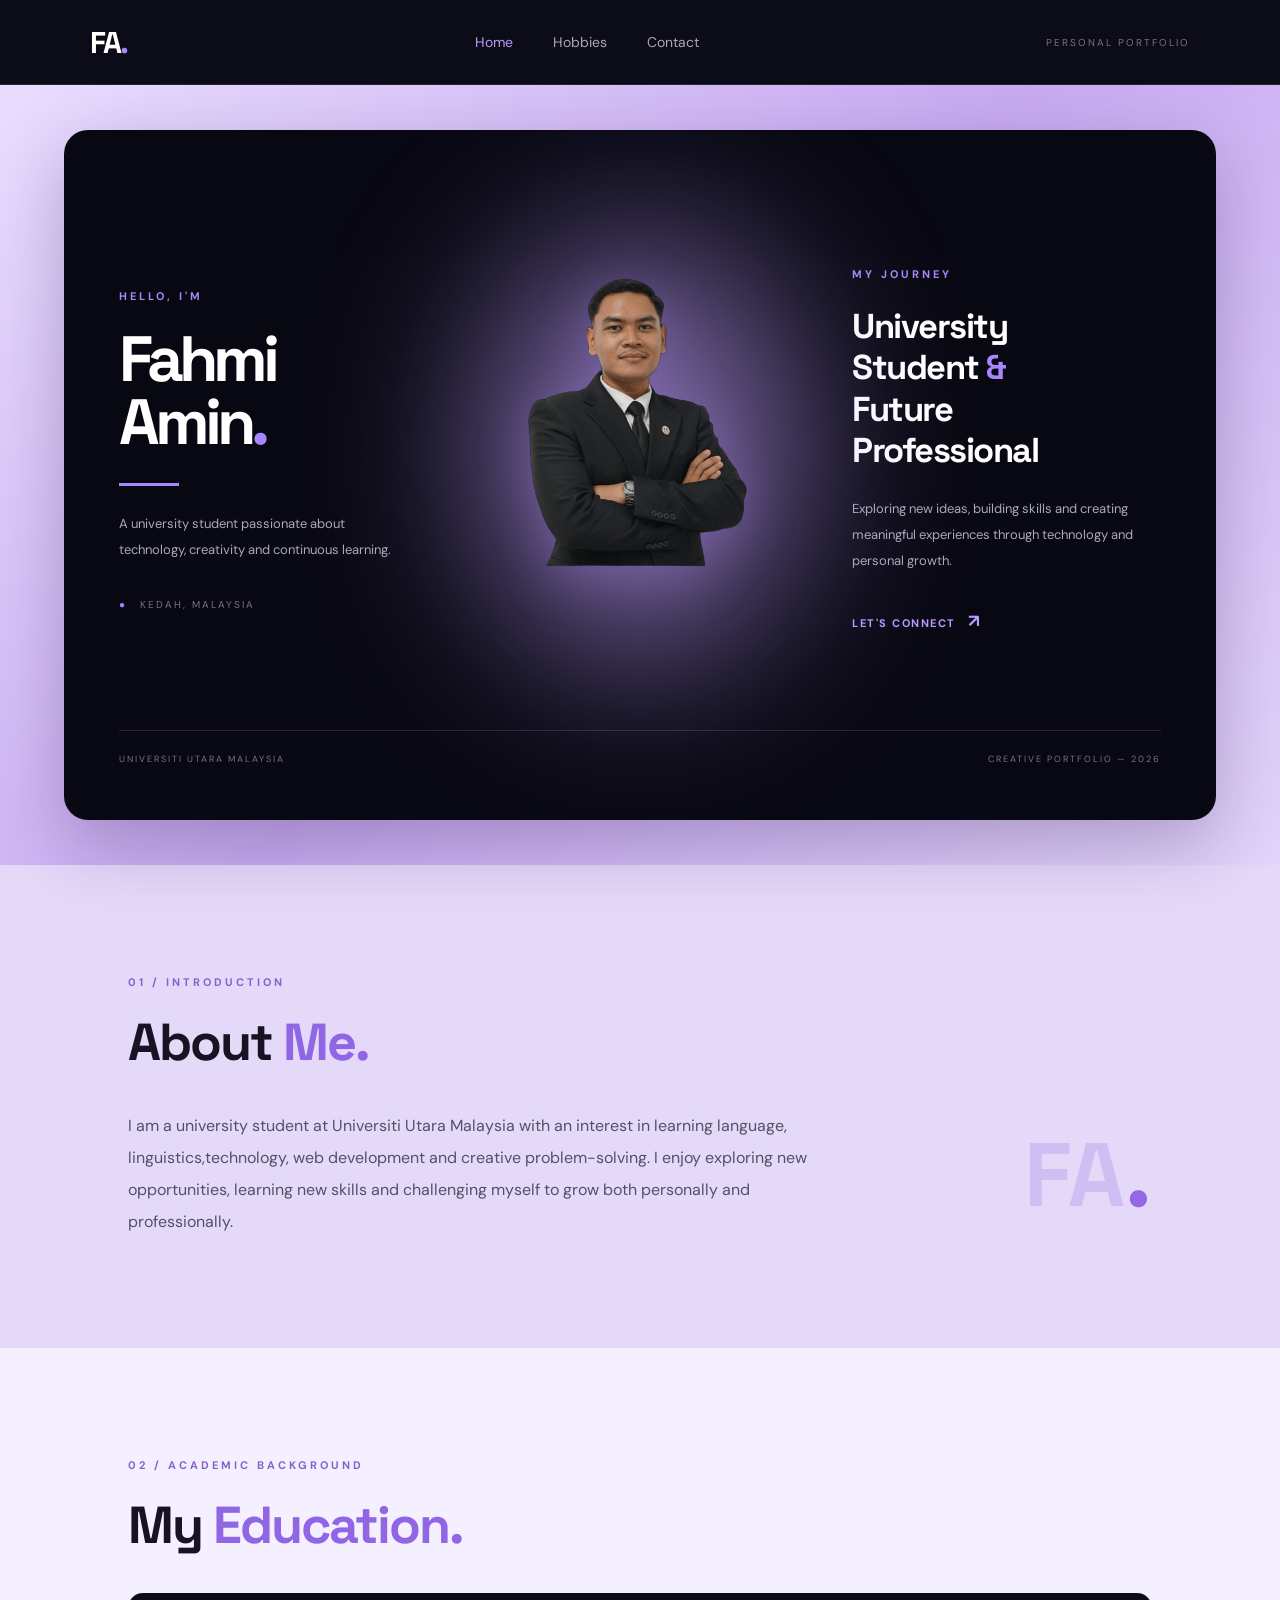
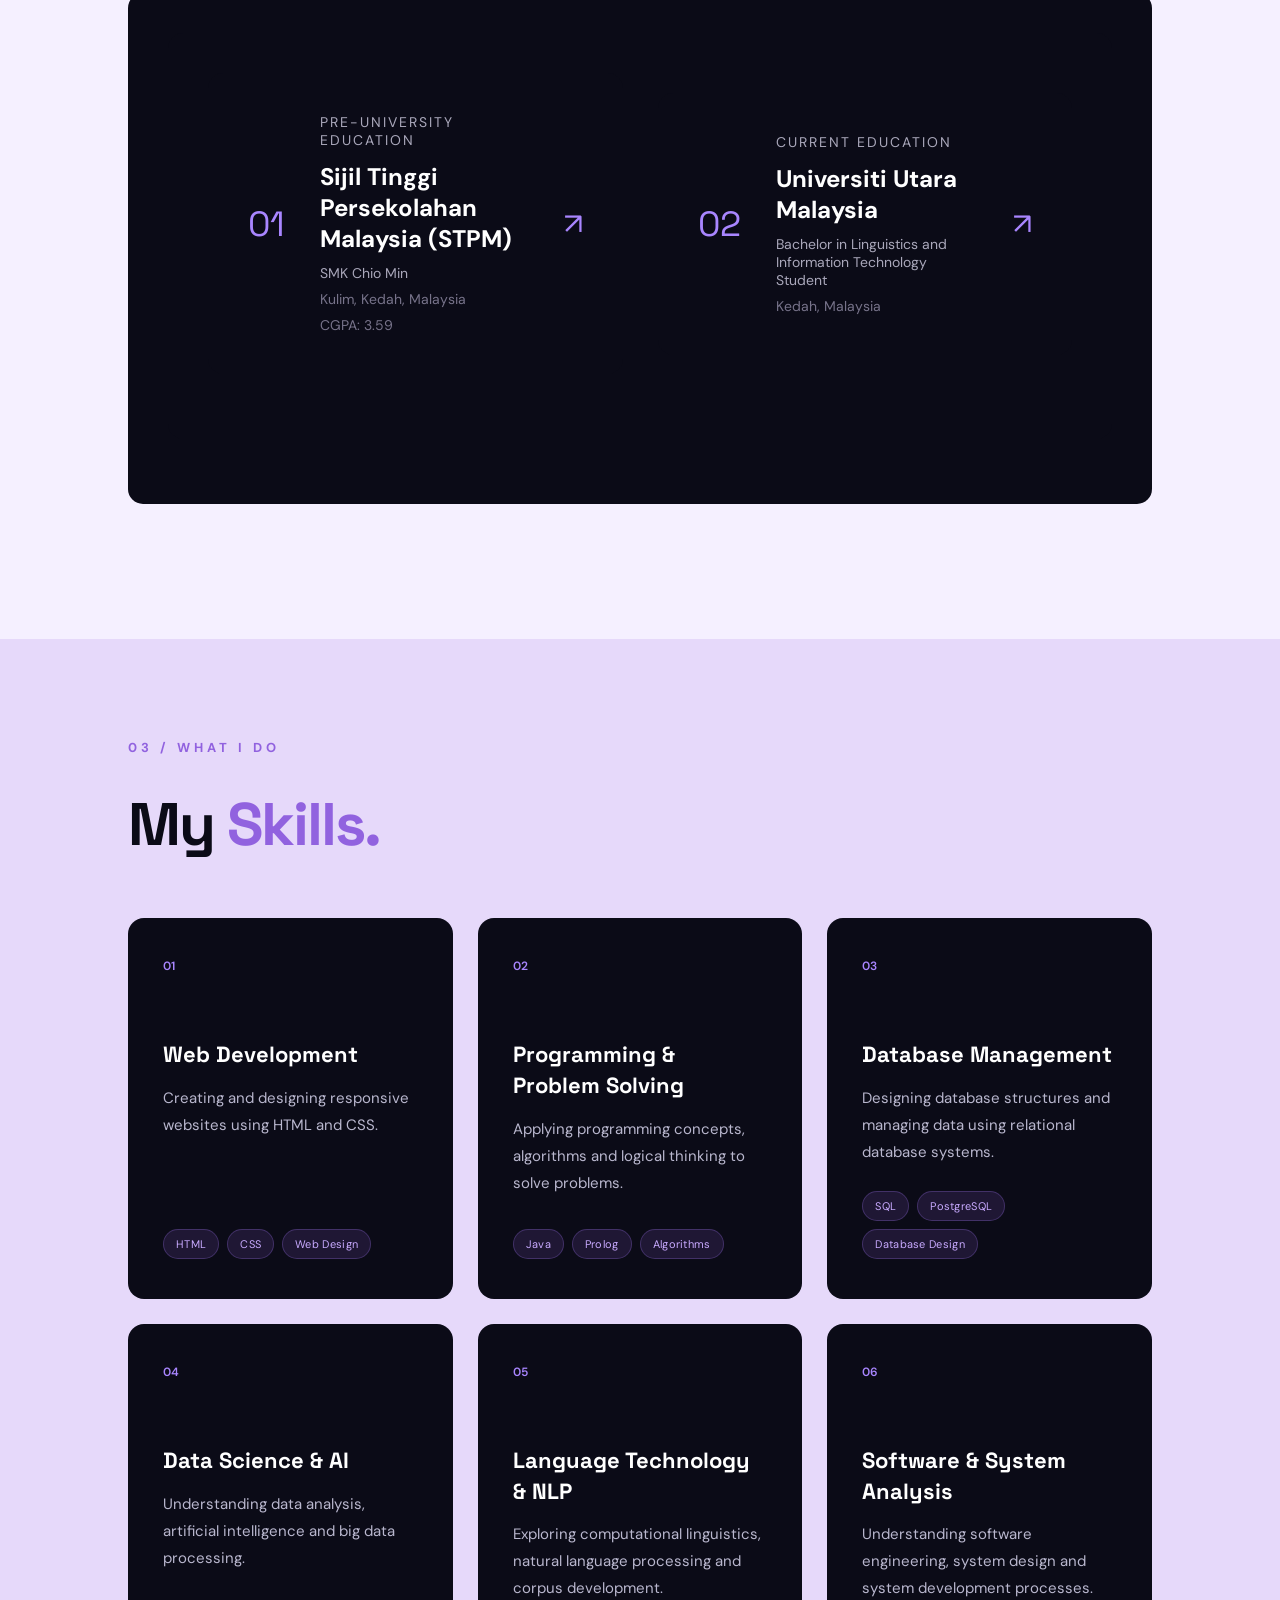
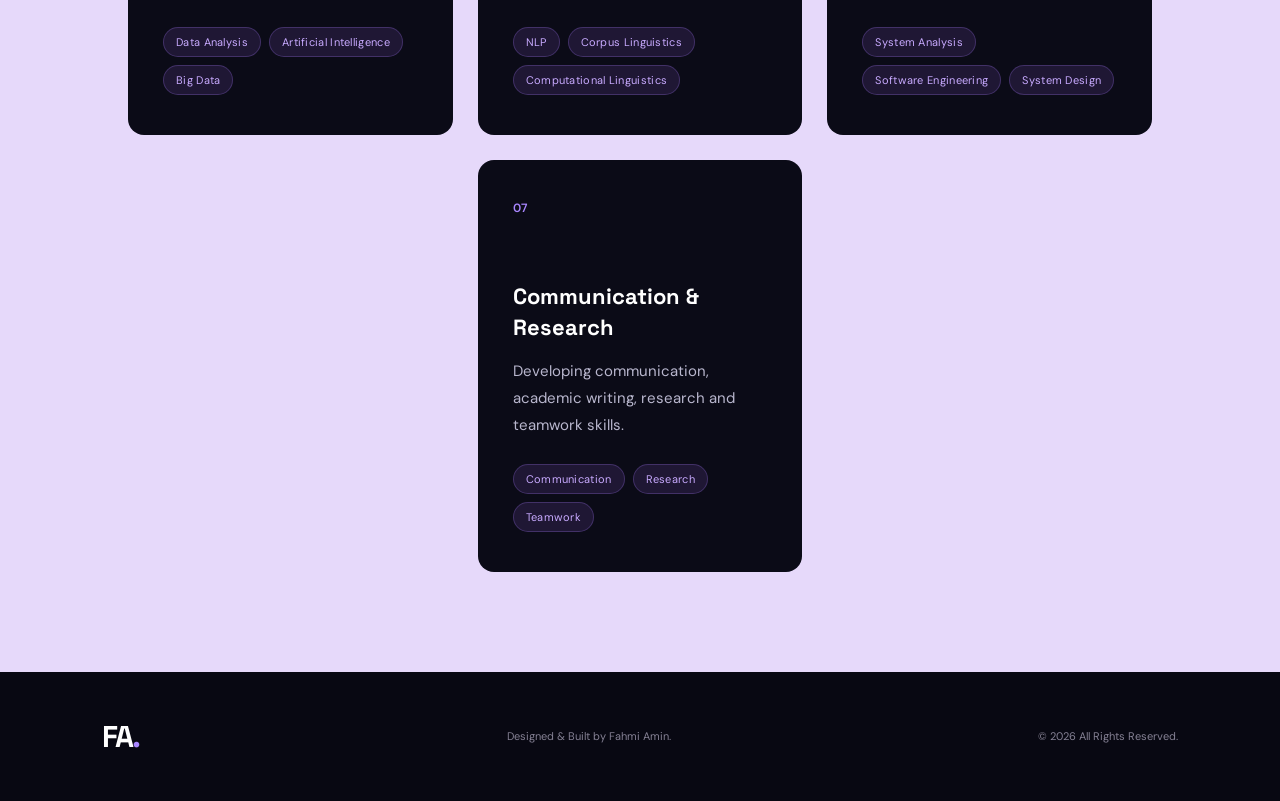
<file: index.html>
<!DOCTYPE html>
<html lang="en">

<head>
    <meta charset="UTF-8">
    <meta name="viewport" content="width=device-width, initial-scale=1.0">

    <title>Fahmi Amin | Creative Portfolio</title>

    <link rel="stylesheet" href="style.css">
</head>

<body>

<!-- ================= NAVIGATION ================= -->

<header class="navbar">

    <a href="index.html" class="logo">FA<span>.</span></a>

    <nav>
        <a href="index.html" class="active">Home</a>
        <a href="hobbies.html">Hobbies</a>
        <a href="contact.html">Contact</a>
    </nav>

    <div class="nav-caption">
        PERSONAL PORTFOLIO
    </div>

</header>


<!-- ================= HERO SECTION ================= -->

<main>

    <section class="hero-wrapper">

        <div class="hero-container">

            <div class="hero-content">

                <!-- LEFT CONTENT -->

                <div class="hero-left">

                    <p class="eyebrow">HELLO, I'M</p>

                    <h1>
                        Fahmi<br>
                        Amin<span>.</span>
                    </h1>

                    <div class="purple-line"></div>

                    <p class="description">
                        A university student passionate about
                        technology, creativity and continuous
                        learning.
                    </p>

                    <p class="location">
                        <span>●</span> KEDAH, MALAYSIA
                    </p>

                </div>


                <!-- CENTER IMAGE -->

                <div class="hero-image">

                    <div class="image-glow"></div>

                    <img src="images/profile.png"
                         alt="Muhammad Fahmi Amin">

                </div>


                <!-- RIGHT CONTENT -->

                <div class="hero-right">

                    <p class="eyebrow">MY JOURNEY</p>

                    <h2>
                        University<br>
                        Student <span>&</span><br>
                        Future<br>
                        Professional
                    </h2>

                    <p class="description">
                        Exploring new ideas, building skills
                        and creating meaningful experiences
                        through technology and personal growth.
                    </p>

                    <a href="contact.html" class="connect-link">
                        LET'S CONNECT <span>↗</span>
                    </a>

                </div>

            </div>


            <!-- BOTTOM INFORMATION -->

            <div class="hero-footer">

                <span>UNIVERSITI UTARA MALAYSIA</span>

                <span>CREATIVE PORTFOLIO — 2026</span>

            </div>

        </div>

    </section>


    <!-- ================= ABOUT SECTION ================= -->

    <section class="about-section" id="about">

        <div class="section-heading">

            <p class="section-label">01 / INTRODUCTION</p>

            <h2>About <span>Me.</span></h2>

        </div>

        <div class="about-content">

            <p>
                I am a university student at Universiti Utara
                Malaysia with an interest in learning language, linguistics,technology,
                web development and creative problem-solving.
                I enjoy exploring new opportunities, learning
                new skills and challenging myself to grow
                both personally and professionally.
            </p>

            <div class="about-number">
                FA<span>.</span>
            </div>

        </div>

    </section>


    <!-- ================= EDUCATION SECTION ================= -->

    <section class="education-section">

        <p class="section-label">02 / ACADEMIC BACKGROUND</p>

        <h2>My <span>Education.</span></h2>

        <div class="education-card">


            <!-- STPM EDUCATION -->
            <div class="education-card">


                <!-- EDUCATION 01: STPM -->
                <div class="education-card">

                    <div class="education-number">01</div>

                    <div>
                        <p class="card-label">PRE-UNIVERSITY EDUCATION</p>

                        <h3>Sijil Tinggi Persekolahan Malaysia (STPM)</h3>

                        <p>SMK Chio Min</p>

                        <p class="muted">Kulim, Kedah, Malaysia</p>

                        <p class="muted">CGPA: 3.59</p>
                    </div>

                    <div class="education-arrow">↗</div>

                </div>


                <!-- EDUCATION 02: UNIVERSITY -->
                <div class="education-card">

                    <div class="education-number">02</div>

                    <div>
                        <p class="card-label">CURRENT EDUCATION</p>

                        <h3>Universiti Utara Malaysia</h3>

                        <p>Bachelor in Linguistics and Information Technology Student</p>

                        <p class="muted">Kedah, Malaysia</p>
                    </div>

                    <div class="education-arrow">↗</div>

                </div>

            </div>



        </div>

    </section>


    <!-- ================= SKILLS SECTION ================= -->


    <!-- SKILLS SECTION -->
    <section class="skills-section" id="skills">

        <div class="section-container">

            <p class="section-label">03 / WHAT I DO</p>

            <h2 class="section-title">
                My <span>Skills.</span>
            </h2>

            <div class="skills-grid">

                <!-- SKILL 01 -->
                <div class="skill-card">
                    <span class="skill-number">01</span>
                    <h3>Web Development</h3>
                    <p>
                        Creating and designing responsive websites
                        using HTML and CSS.
                    </p>
                    <div class="skill-tags">
                        <span>HTML</span>
                        <span>CSS</span>
                        <span>Web Design</span>
                    </div>
                </div>

                <!-- SKILL 02 -->
                <div class="skill-card">
                    <span class="skill-number">02</span>
                    <h3>Programming & Problem Solving</h3>
                    <p>
                        Applying programming concepts, algorithms
                        and logical thinking to solve problems.
                    </p>
                    <div class="skill-tags">
                        <span>Java</span>
                        <span>Prolog</span>
                        <span>Algorithms</span>
                    </div>
                </div>

                <!-- SKILL 03 -->
                <div class="skill-card">
                    <span class="skill-number">03</span>
                    <h3>Database Management</h3>
                    <p>
                        Designing database structures and managing
                        data using relational database systems.
                    </p>
                    <div class="skill-tags">
                        <span>SQL</span>
                        <span>PostgreSQL</span>
                        <span>Database Design</span>
                    </div>
                </div>

                <!-- SKILL 04 -->
                <div class="skill-card">
                    <span class="skill-number">04</span>
                    <h3>Data Science & AI</h3>
                    <p>
                        Understanding data analysis, artificial
                        intelligence and big data processing.
                    </p>
                    <div class="skill-tags">
                        <span>Data Analysis</span>
                        <span>Artificial Intelligence</span>
                        <span>Big Data</span>
                    </div>
                </div>

                <!-- SKILL 05 -->
                <div class="skill-card">
                    <span class="skill-number">05</span>
                    <h3>Language Technology & NLP</h3>
                    <p>
                        Exploring computational linguistics,
                        natural language processing and corpus development.
                    </p>
                    <div class="skill-tags">
                        <span>NLP</span>
                        <span>Corpus Linguistics</span>
                        <span>Computational Linguistics</span>
                    </div>
                </div>

                <!-- SKILL 06 -->
                <div class="skill-card">
                    <span class="skill-number">06</span>
                    <h3>Software & System Analysis</h3>
                    <p>
                        Understanding software engineering,
                        system design and system development processes.
                    </p>
                    <div class="skill-tags">
                        <span>System Analysis</span>
                        <span>Software Engineering</span>
                        <span>System Design</span>
                    </div>
                </div>

                <!-- SKILL 07 -->
                <div class="skill-card skill-card-last">
                    <span class="skill-number">07</span>
                    <h3>Communication & Research</h3>
                    <p>
                        Developing communication, academic writing,
                        research and teamwork skills.
                    </p>
                    <div class="skill-tags">
                        <span>Communication</span>
                        <span>Research</span>
                        <span>Teamwork</span>
                    </div>
                </div>

            </div>
        </div>
    </section>


    <!-- ================= FOOTER ================= -->

    <footer class="footer">

        <a href="index.html" class="logo">FA<span>.</span></a>

        <p>Designed & Built by Fahmi Amin.</p>

        <p>© 2026 All Rights Reserved.</p>

    </footer>

</main>

</body>
</html>
</file>
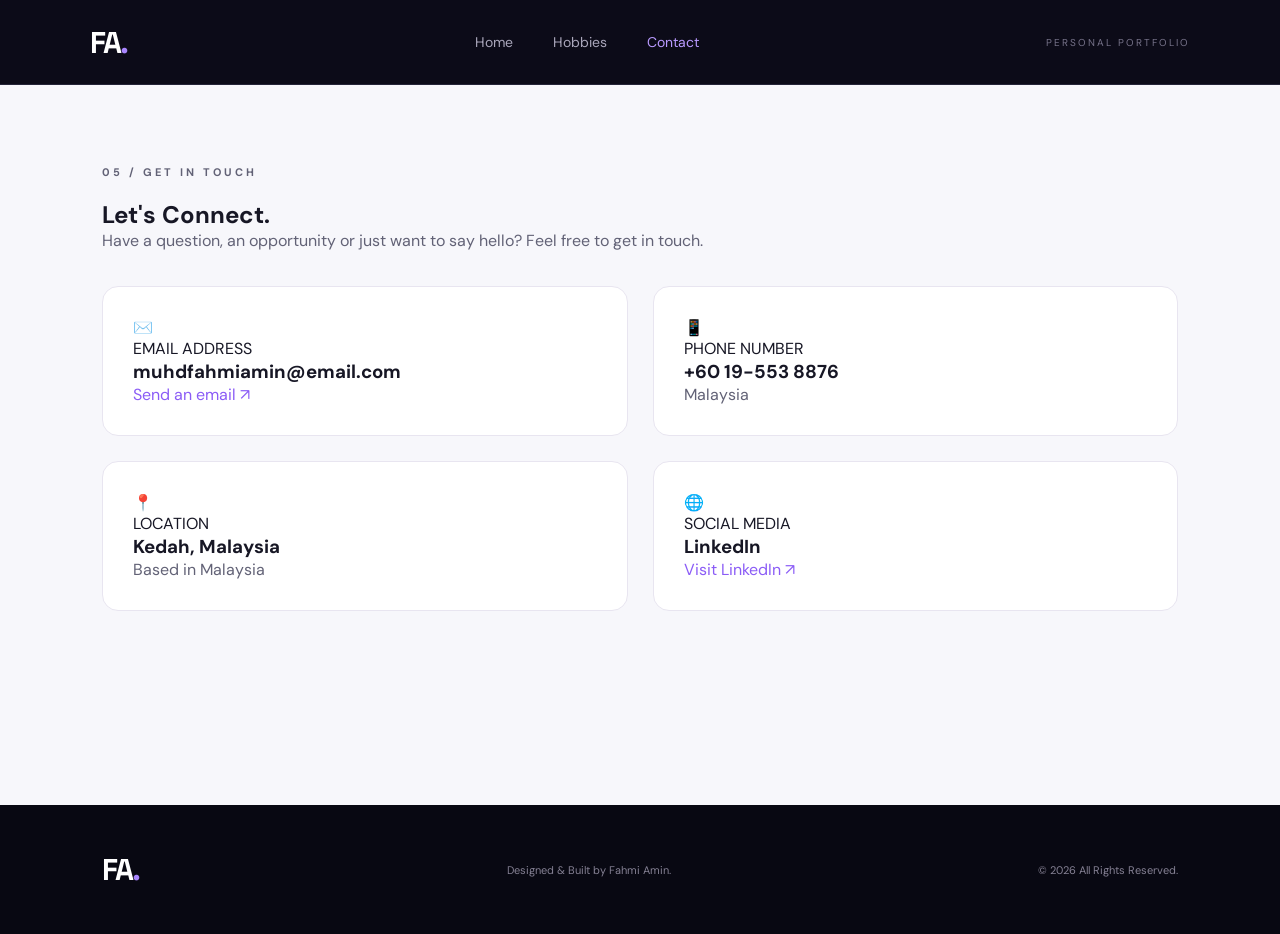
<file: contact.html>
<!DOCTYPE html>
<html lang="en">

<head>
    <meta charset="UTF-8">
    <meta name="viewport" content="width=device-width, initial-scale=1.0">
    <title>Contact Me | Fahmi Amin</title>
    <link rel="stylesheet" href="style.css">
</head>

<body>

<header class="navbar">
    <a href="index.html" class="logo">FA<span>.</span></a>

    <nav>
        <a href="index.html">Home</a>
        <a href="hobbies.html">Hobbies</a>
        <a href="contact.html" class="active">Contact</a>
    </nav>

    <div class="nav-caption">PERSONAL PORTFOLIO</div>
</header>

<main>

    <section class="inner-hero contact-section">

        <div class="inner-heading">
            <p class="section-label">05 / GET IN TOUCH</p>
            <h1>Let's <span>Connect.</span></h1>
            <p class="inner-intro">
                Have a question, an opportunity or just want
                to say hello? Feel free to get in touch.
            </p>
        </div>

        <div class="contact-layout">



            <div class="contact-cards">

                <div class="contact-card">
                    <div class="contact-icon">✉️</div>
                    <div>
                        <span>EMAIL ADDRESS</span>
                        <h3>muhdfahmiamin@email.com</h3>
                        <a href="mailto:muhdfahmiamin@email.com">
                            Send an email ↗
                        </a>
                    </div>
                </div>

                <div class="contact-card">
                    <div class="contact-icon">📱</div>
                    <div>
                        <span>PHONE NUMBER</span>
                        <h3>+60 19-553 8876</h3>
                        <p>Malaysia</p>
                    </div>
                </div>

                <div class="contact-card">
                    <div class="contact-icon">📍</div>
                    <div>
                        <span>LOCATION</span>
                        <h3>Kedah, Malaysia</h3>
                        <p>Based in Malaysia</p>
                    </div>
                </div>

                <div class="contact-card">
                    <div class="contact-icon">🌐</div>
                    <div>
                        <span>SOCIAL MEDIA</span>
                        <h3>LinkedIn</h3>
                        <a href="https://www.linkedin.com/"
                           target="_blank"
                           rel="noopener noreferrer">
                            Visit LinkedIn ↗
                        </a>
                    </div>
                </div>

            </div>

        </div>

    </section>

</main>

<footer class="footer">
    <a href="index.html" class="logo">FA<span>.</span></a>
    <p>Designed & Built by Fahmi Amin.</p>
    <p>© 2026 All Rights Reserved.</p>
</footer>

</body>
</html>
</file>
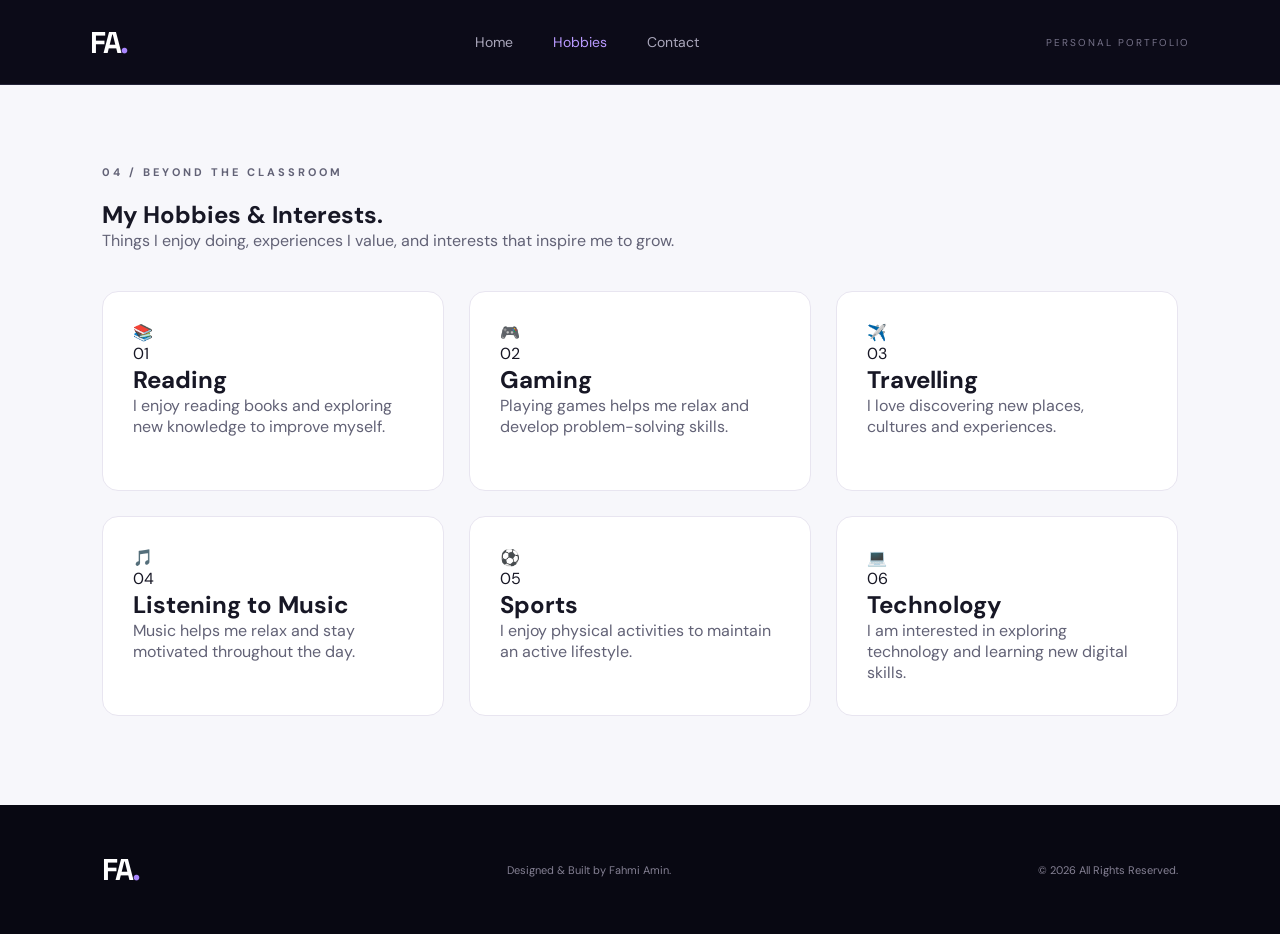
<file: hobbies.html>
<!DOCTYPE html>
<html lang="en">

<head>
    <meta charset="UTF-8">
    <meta name="viewport" content="width=device-width, initial-scale=1.0">
    <title>My Hobbies | Fahmi Amin</title>
    <link rel="stylesheet" href="style.css">
</head>

<body>

<header class="navbar">
    <a href="index.html" class="logo">FA<span>.</span></a>

    <nav>
        <a href="index.html">Home</a>
        <a href="hobbies.html" class="active">Hobbies</a>
        <a href="contact.html">Contact</a>
    </nav>

    <div class="nav-caption">PERSONAL PORTFOLIO</div>
</header>

<main>

    <section class="inner-hero">

        <div class="inner-heading">
            <p class="section-label">04 / BEYOND THE CLASSROOM</p>
            <h1>My Hobbies <span>& Interests.</span></h1>
            <p class="inner-intro">
                Things I enjoy doing, experiences I value,
                and interests that inspire me to grow.
            </p>
        </div>

        <div class="hobbies-grid">

            <article class="hobby-card">
                <div class="hobby-icon">📚</div>
                <span class="hobby-number">01</span>
                <h2>Reading</h2>
                <p>
                    I enjoy reading books and exploring new
                    knowledge to improve myself.
                </p>
            </article>

            <article class="hobby-card">
                <div class="hobby-icon">🎮</div>
                <span class="hobby-number">02</span>
                <h2>Gaming</h2>
                <p>
                    Playing games helps me relax and develop
                    problem-solving skills.
                </p>
            </article>

            <article class="hobby-card">
                <div class="hobby-icon">✈️</div>
                <span class="hobby-number">03</span>
                <h2>Travelling</h2>
                <p>
                    I love discovering new places, cultures
                    and experiences.
                </p>
            </article>

            <article class="hobby-card">
                <div class="hobby-icon">🎵</div>
                <span class="hobby-number">04</span>
                <h2>Listening to Music</h2>
                <p>
                    Music helps me relax and stay motivated
                    throughout the day.
                </p>
            </article>

            <article class="hobby-card">
                <div class="hobby-icon">⚽</div>
                <span class="hobby-number">05</span>
                <h2>Sports</h2>
                <p>
                    I enjoy physical activities to maintain
                    an active lifestyle.
                </p>
            </article>

            <article class="hobby-card">
                <div class="hobby-icon">💻</div>
                <span class="hobby-number">06</span>
                <h2>Technology</h2>
                <p>
                    I am interested in exploring technology
                    and learning new digital skills.
                </p>
            </article>

        </div>

    </section>

</main>

<footer class="footer">
    <a href="index.html" class="logo">FA<span>.</span></a>
    <p>Designed & Built by Fahmi Amin.</p>
    <p>© 2026 All Rights Reserved.</p>
</footer>

</body>
</html>
</file>
<file: style.css>
/* ==========================================
   FAHMI AMIN - CREATIVE PORTFOLIO
   COMPLETE STYLESHEET
========================================== */

@import url('https://fonts.googleapis.com/css2?family=DM+Sans:wght@400;500;600;700&family=Space+Grotesk:wght@400;500;600;700&display=swap');


/* GLOBAL */

* {
    margin: 0;
    padding: 0;
    box-sizing: border-box;
}

html {
    scroll-behavior: smooth;
}

body {
    background: #e5d9fa;
    color: #ffffff;
    font-family: 'DM Sans', sans-serif;
}

a {
    text-decoration: none;
}


/* NAVIGATION */

.navbar {
    height: 85px;
    padding: 0 7%;
    display: flex;
    justify-content: space-between;
    align-items: center;
    background: #0c0c18;
    border-bottom: 1px solid #252438;
}

.logo {
    font-family: 'Space Grotesk', sans-serif;
    font-size: 30px;
    font-weight: 700;
    color: #ffffff;
    letter-spacing: -2px;
}

.logo span {
    color: #a986ff;
}

.navbar nav {
    display: flex;
    gap: 40px;
}

.navbar nav a {
    color: #aaa7bb;
    font-size: 14px;
    transition: 0.3s;
}

.navbar nav a:hover,
.navbar nav a.active {
    color: #b99aff;
}

.nav-caption {
    color: #77738a;
    font-size: 10px;
    letter-spacing: 2px;
}


/* HERO BACKGROUND */

.hero-wrapper {
    padding: 45px 5%;
    background: linear-gradient(
            135deg,
            #e9ddff,
            #c8aaf1,
            #e2d4fa
    );
}


/* MAIN CONTAINER */

.hero-container {
    max-width: 1450px;
    min-height: 690px;
    margin: auto;
    padding: 40px 55px 30px;
    position: relative;
    overflow: hidden;
    background: #080812;
    border-radius: 24px;
    box-shadow: 0 25px 70px rgba(30, 15, 60, 0.25);
}


/* HERO THREE COLUMN LAYOUT */

.hero-content {
    min-height: 560px;
    display: grid;
    grid-template-columns: 1fr 1.15fr 1fr;
    align-items: center;
    gap: 35px;
}


/* LEFT SECTION */

.eyebrow {
    color: #a986ff;
    font-size: 11px;
    font-weight: 700;
    letter-spacing: 3px;
    margin-bottom: 25px;
}

.hero-left h1 {
    font-family: 'Space Grotesk', sans-serif;
    font-size: clamp(55px, 5vw, 82px);
    font-weight: 700;
    line-height: 0.98;
    letter-spacing: -5px;
    margin-bottom: 30px;
}

.hero-left h1 span {
    color: #a986ff;
}

.purple-line {
    width: 60px;
    height: 3px;
    background: #a986ff;
    margin-bottom: 25px;
}


/* DESCRIPTION */

.description {
    color: #aaa8bb;
    font-size: 13px;
    line-height: 2;
    max-width: 290px;
}


/* LOCATION */

.location {
    margin-top: 35px;
    color: #77738a;
    font-size: 10px;
    letter-spacing: 2px;
}

.location span {
    color: #a986ff;
    margin-right: 8px;
}


/* CENTER IMAGE */


/* CENTER IMAGE */

.hero-image {
    width: 100%;
    display: flex;
    justify-content: center;
    align-items: center;
    position: relative;
}

/* background glow */
.image-glow {
    position: absolute;
    width: 85%;
    height: 75%;
    background: #c5a3ff;
    filter: blur(90px);
    opacity: 0.65;
    border-radius: 50%;
    z-index: 1;
    display: block;
}

.hero-image img {
    width: 120%;
    max-width: 460px;
    height: 560px;
    object-fit: contain;
    object-position: center;

    border: none;
    border-radius: 0;
    background: transparent;
    box-shadow: none;

    position: relative;
    z-index: 2;

    filter: drop-shadow(0 10px 25px rgba(180, 140, 255, 0.25));
}


/* RIGHT SECTION */

.hero-right h2 {
    font-family: 'Space Grotesk', sans-serif;
    font-size: clamp(27px, 2.7vw, 39px);
    line-height: 1.2;
    letter-spacing: -1.5px;
    margin-bottom: 25px;
}

.hero-right h2 span {
    color: #a986ff;
}

.connect-link {
    display: inline-block;
    margin-top: 35px;
    color: #b99aff;
    font-size: 11px;
    font-weight: 700;
    letter-spacing: 1.5px;
    transition: 0.3s;
}

.connect-link span {
    font-size: 18px;
    margin-left: 8px;
}

.connect-link:hover {
    color: #ffffff;
}


/* HERO FOOTER */

.hero-footer {
    display: flex;
    justify-content: space-between;
    border-top: 1px solid #292638;
    padding-top: 22px;
    color: #77738a;
    font-size: 9px;
    letter-spacing: 2px;
}


/* GENERAL SECTION */

.about-section,
.education-section,
.skills-section {
    padding: 110px 10%;
    color: #171323;
}

.section-label {
    color: #8661ce;
    font-size: 11px;
    font-weight: 700;
    letter-spacing: 3px;
    margin-bottom: 20px;
}

.about-section h2,
.education-section h2,
.skills-section h2 {
    font-family: 'Space Grotesk', sans-serif;
    font-size: 52px;
    letter-spacing: -2px;
    margin-bottom: 35px;
}

.about-section h2 span,
.education-section h2 span,
.skills-section h2 span {
    color: #9066e5;
}


/* ABOUT CONTENT */

.about-content {
    display: flex;
    align-items: center;
    justify-content: space-between;
    gap: 50px;
}

.about-content > p {
    max-width: 700px;
    color: #555064;
    font-size: 16px;
    line-height: 2;
}

.about-number {
    font-family: 'Space Grotesk', sans-serif;
    font-size: 90px;
    font-weight: 700;
    color: #d0bdf1;
}

.about-number span {
    color: #9268e5;
}


/* EDUCATION */

.education-section {
    background: #f5f0ff;
}


.education-card {
    display: flex;
    align-items: center;
    gap: 35px;
    padding: 40px;
    background: #0b0b17;
    color: #ffffff;
    border-radius: 15px;
    margin-bottom: 25px;
    width: 100%;
    transition: 0.3s;
}

.education-card:hover {
    transform: translateY(-5px);
}



.education-number {
    font-size: 35px;
    color: #a986ff;
    font-family: 'Space Grotesk', sans-serif;
}

.card-label {
    font-size: 10px;
    color: #a986ff;
    letter-spacing: 2px;
    margin-bottom: 12px;
}

.education-card h3 {
    font-size: 24px;
    margin-bottom: 10px;
}

.education-card p {
    color: #aaa8bb;
    font-size: 14px;
}

.education-card .muted {
    margin-top: 8px;
    color: #77738a;
}

.education-arrow {
    margin-left: auto;
    color: #a986ff;
    font-size: 30px;
}


/* SKILLS */

.skills-grid {
    display: grid;
    grid-template-columns: repeat(3, 1fr);
    gap: 25px;
}

.skill-card {
    min-height: 210px;
    padding: 30px;
    background: #0b0b17;
    color: #ffffff;
    border-radius: 14px;
    transition: 0.3s;
}

.skill-card:hover {
    transform: translateY(-8px);
    background: #171329;
}

.skill-card span {
    color: #a986ff;
    font-size: 12px;
}

.skill-card h3 {
    margin: 30px 0 12px;
    font-family: 'Space Grotesk', sans-serif;
    font-size: 24px;
}

.skill-card p {
    color: #aaa8bb;
    font-size: 13px;
    line-height: 1.8;
}


/* FOOTER */

.footer {
    padding: 45px 8%;
    background: #080812;
    display: flex;
    align-items: center;
    justify-content: space-between;
    gap: 20px;
}

.footer p {
    color: #858194;
    font-size: 11px;
}


/* TABLET RESPONSIVE */

@media (max-width: 1000px) {

    .hero-container {
        padding: 35px;
    }

    .hero-content {
        grid-template-columns: 1fr 1fr;
        gap: 35px;
    }

    .hero-image {
        grid-column: 2;
        grid-row: 1;
    }

    .hero-right {
        grid-column: 1 / -1;
        padding-bottom: 35px;
    }

    .hero-image img {
        max-width: 300px;
    }

    .skills-grid {
        grid-template-columns: repeat(2, 1fr);
    }

}


/* MOBILE RESPONSIVE */

@media (max-width: 600px) {

    .navbar {
        height: auto;
        padding: 22px;
        flex-wrap: wrap;
        gap: 20px;
    }

    .navbar nav {
        gap: 18px;
    }

    .navbar nav a {
        font-size: 12px;
    }

    .nav-caption {
        display: none;
    }

    .hero-wrapper {
        padding: 18px;
    }

    .hero-container {
        padding: 30px 22px;
        border-radius: 18px;
    }

    .hero-content {
        display: flex;
        flex-direction: column-reverse;
        align-items: flex-start;
        gap: 45px;
    }

    .hero-image {
        width: 100%;
    }

    .hero-image img {
        max-width: 650px;
        height: 680px;
    }

    .hero-left h1 {
        font-size: 60px;
    }

    .hero-right h2 {
        font-size: 34px;
    }

    .hero-footer {
        gap: 15px;
        font-size: 8px;
    }

    .about-section,
    .education-section,
    .skills-section {
        padding: 70px 25px;
    }

    .about-section h2,
    .education-section h2,
    .skills-section h2 {
        font-size: 38px;
    }

    .about-content {
        flex-direction: column;
        align-items: flex-start;
    }

    .about-number {
        font-size: 60px;
    }

    .education-card {
        padding: 25px;
        gap: 18px;
    }

    .education-card h3 {
        font-size: 18px;
    }

    .education-arrow {
        font-size: 20px;
    }

    .skills-grid {
        grid-template-columns: 1fr;
    }

    .footer {
        flex-direction: column;
        text-align: center;
    }


}

/* =================================
   FIX HOBBIES AND CONTACT PAGE
================================= */

/* General inner pages */
.inner-hero {
    background: #f7f7fb !important;
    color: #171725 !important;
    min-height: 80vh;
    padding: 80px 8%;
}

/* Headings */
.inner-heading h1,
.inner-heading h2,
.contact-message h2 {
    color: #171725 !important;
}

.inner-heading p,
.inner-hero p {
    color: #666678 !important;
}

/* Hobbies section */
.hobbies-grid {
    display: grid;
    grid-template-columns: repeat(3, 1fr);
    gap: 25px;
    margin-top: 40px;
}

.hobby-card {
    background: white !important;
    color: #171725 !important;
    padding: 30px;
    border-radius: 15px;
    min-height: 200px;
    border: 1px solid #e8e5f0;
}

.hobby-card h3 {
    color: #171725 !important;
}

.hobby-card p {
    color: #666678 !important;
}

/* Contact section */
.contact-section {
    background: #f7f7fb !important;
    color: #171725 !important;
}

.contact-cards {
    display: grid;
    grid-template-columns: repeat(2, 1fr);
    gap: 25px;
    margin-top: 35px;
}

.contact-card {
    background: white !important;
    color: #171725 !important;
    padding: 30px;
    border-radius: 15px;
    border: 1px solid #e8e5f0;
}

.contact-card h3 {
    color: #171725 !important;
}

.contact-card p {
    color: #666678 !important;
}

.contact-card a {
    color: #8b5cf6 !important;
}

/* Responsive design */
@media (max-width: 768px) {
    .hobbies-grid,
    .contact-cards {
        grid-template-columns: 1fr;
    }
}

/* CONSISTENT BACKGROUND FOR ALL PAGES */

.inner-hero,
.hobbies-section,
.contact-section {
    background-color: #f7f7fb !important;
    color: #171725 !important;
}

/* Consistent text colours */
.inner-hero h1,
.inner-hero h2,
.inner-hero h3 {
    color: #171725 !important;
}

.inner-hero p {
    color: #626276 !important;
}

/* Consistent cards */
.hobby-card,
.contact-card {
    background-color: #ffffff !important;
    border: 1px solid #e8e5f0;
    border-radius: 16px;
}

/* Consistent header */
.navbar {
    background-color: #0c0b18 !important;
}


/* ============================= */
/* MY SKILLS SECTION */
/* ============================= */

.skills-section {
    background: #e6d9fa;
    padding: 100px 10%;
}

.skills-section .section-container {
    max-width: 1250px;
    margin: 0 auto;
}

.skills-section .section-label {
    color: #9162df;
    font-size: 13px;
    font-weight: 700;
    letter-spacing: 4px;
    margin-bottom: 30px;
}

.skills-section .section-title {
    font-size: clamp(38px, 5vw, 60px);
    font-weight: 800;
    color: #0b0b17;
    margin-bottom: 55px;
    letter-spacing: -2px;
}

.skills-section .section-title span {
    color: #9162df;
}

/* SKILLS GRID */

.skills-grid {
    display: grid;
    grid-template-columns: repeat(3, 1fr);
    gap: 25px;
}

/* SKILL CARDS */

.skill-card {
    background: #0b0b17;
    color: #ffffff;
    padding: 40px 35px;
    min-height: 260px;
    border-radius: 16px;
    transition: all 0.35s ease;
    display: flex;
    flex-direction: column;
}

.skill-card:hover {
    transform: translateY(-8px);
    box-shadow: 0 15px 35px rgba(145, 98, 223, 0.2);
}

.skill-number {
    color: #a77bff;
    font-size: 14px;
    font-weight: 600;
    margin-bottom: 35px;
}

.skill-card h3 {
    font-size: 22px;
    font-weight: 700;
    margin-bottom: 15px;
    line-height: 1.4;
}

.skill-card p {
    color: #b9b7ce;
    font-size: 15px;
    line-height: 1.8;
    margin-bottom: 25px;
}

/* SKILL TAGS */

.skill-tags {
    display: flex;
    flex-wrap: wrap;
    gap: 8px;
    margin-top: auto;
}

.skill-tags span {
    color: #c8aaff;
    background: rgba(145, 98, 223, 0.15);
    border: 1px solid rgba(167, 123, 255, 0.25);
    border-radius: 20px;
    padding: 7px 12px;
    font-size: 11px;
    letter-spacing: 0.3px;
}

/* CENTER LAST CARD */

.skill-card-last {
    grid-column: 2;
}

/* RESPONSIVE DESIGN */

@media (max-width: 900px) {

    .skills-grid {
        grid-template-columns: repeat(2, 1fr);
    }

    .skill-card-last {
        grid-column: auto;
    }

}

@media (max-width: 600px) {

    .skills-section {
        padding: 75px 7%;
    }

    .skills-grid {
        grid-template-columns: 1fr;
    }

    .skill-card {
        padding: 30px;
        min-height: 230px;
    }

    .skill-card-last {
        grid-column: auto;
    }

}
</file>
